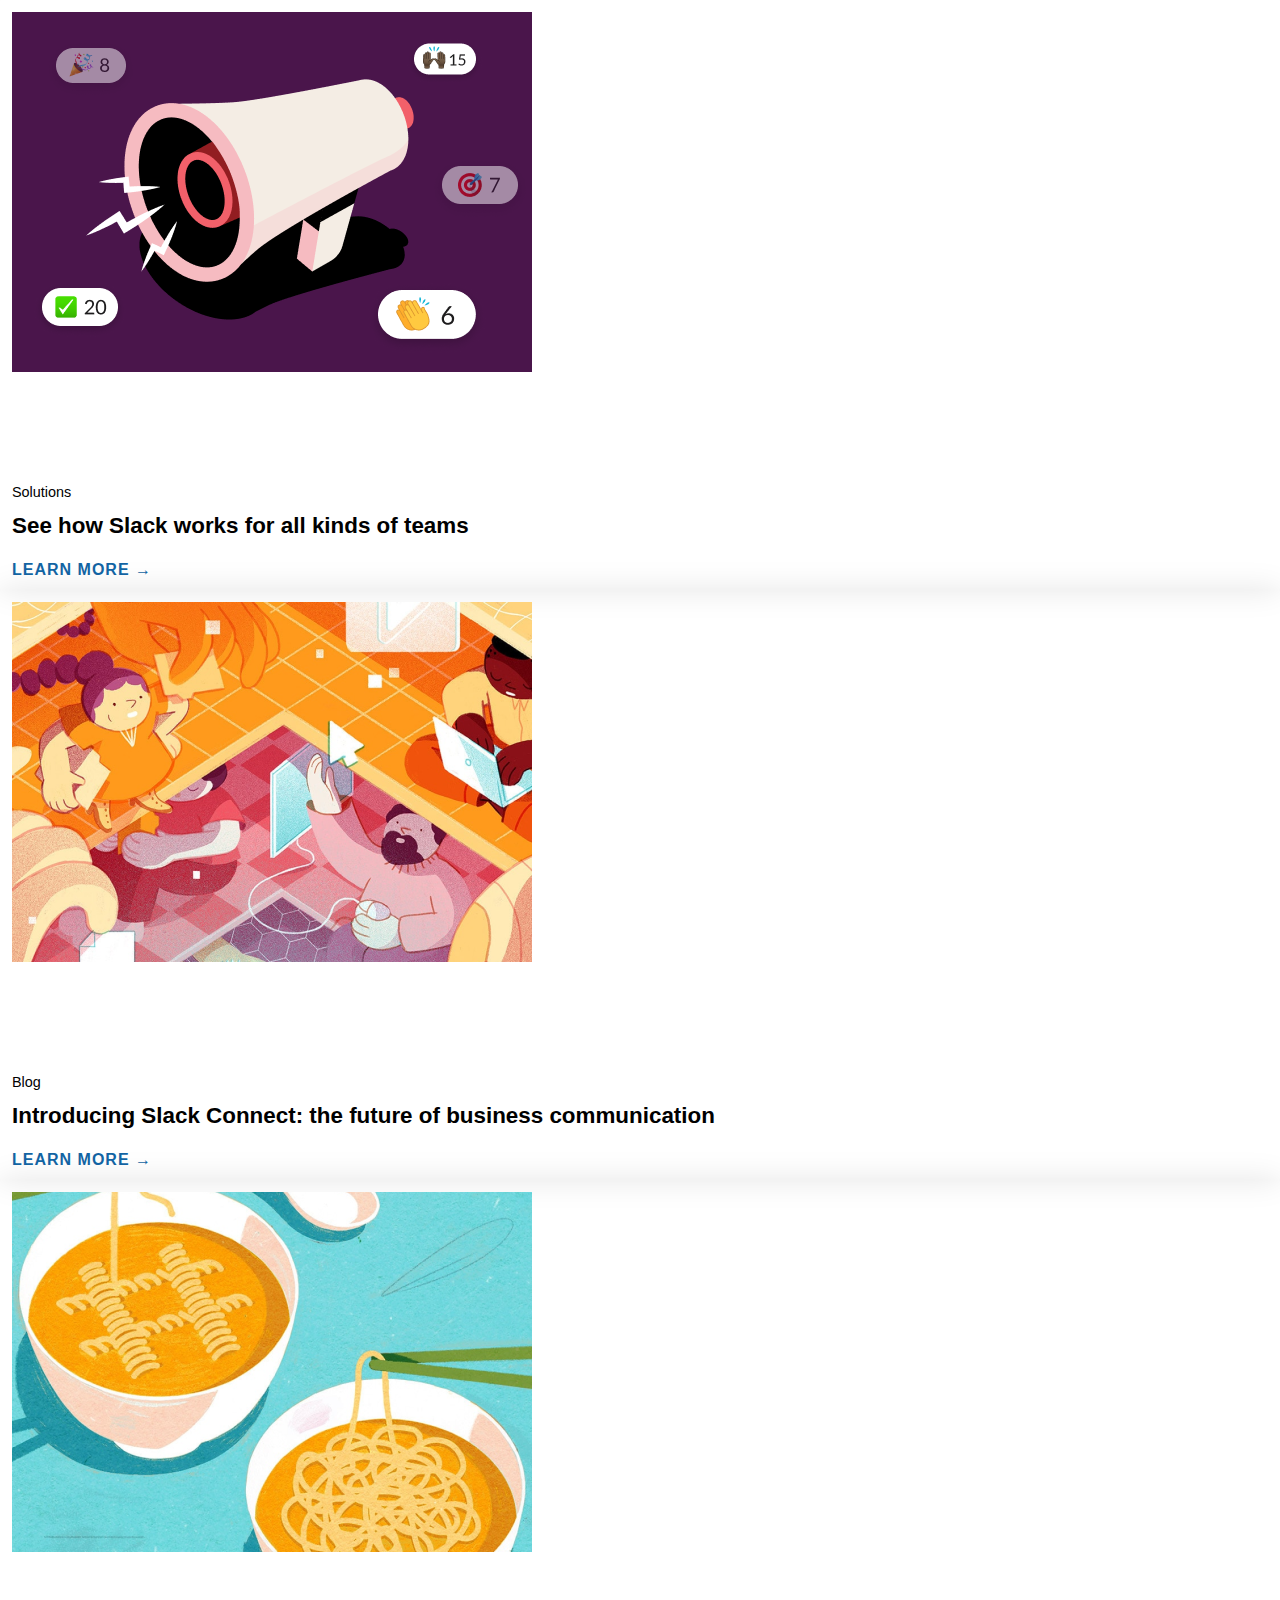
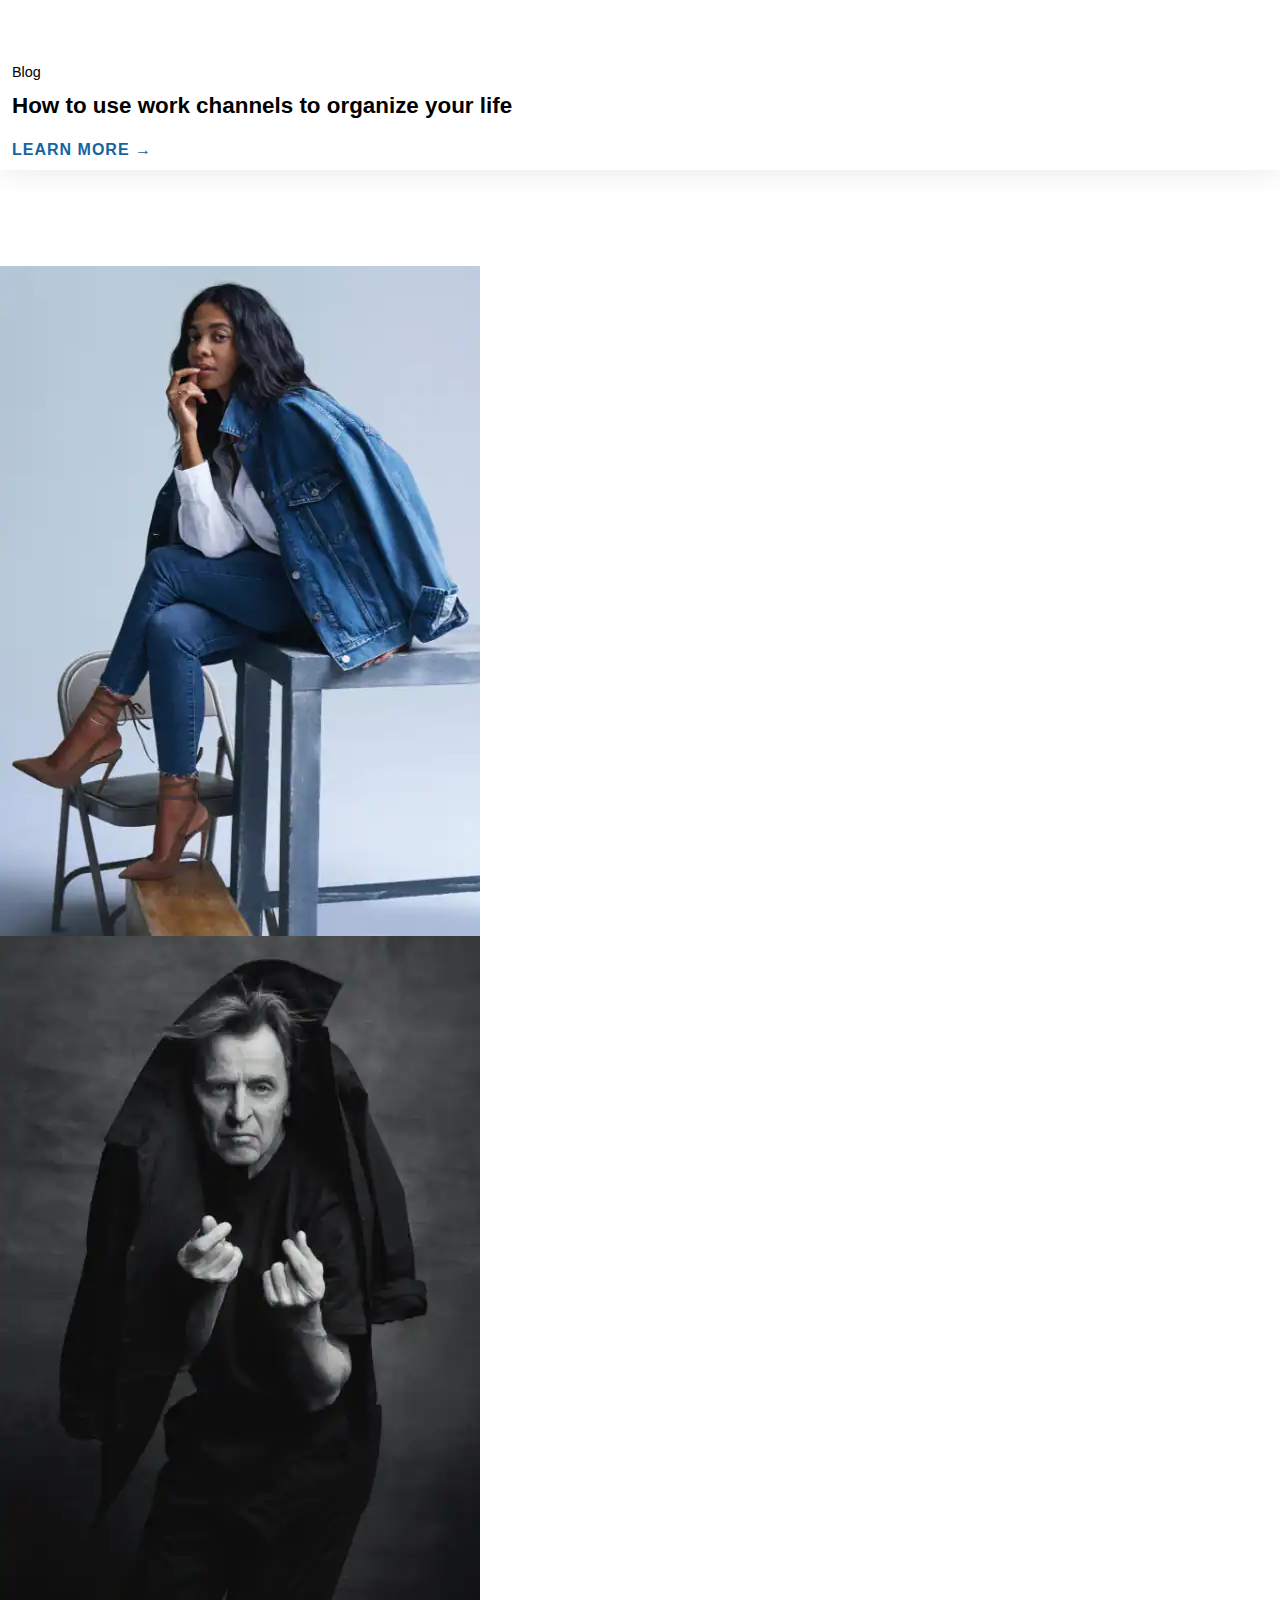
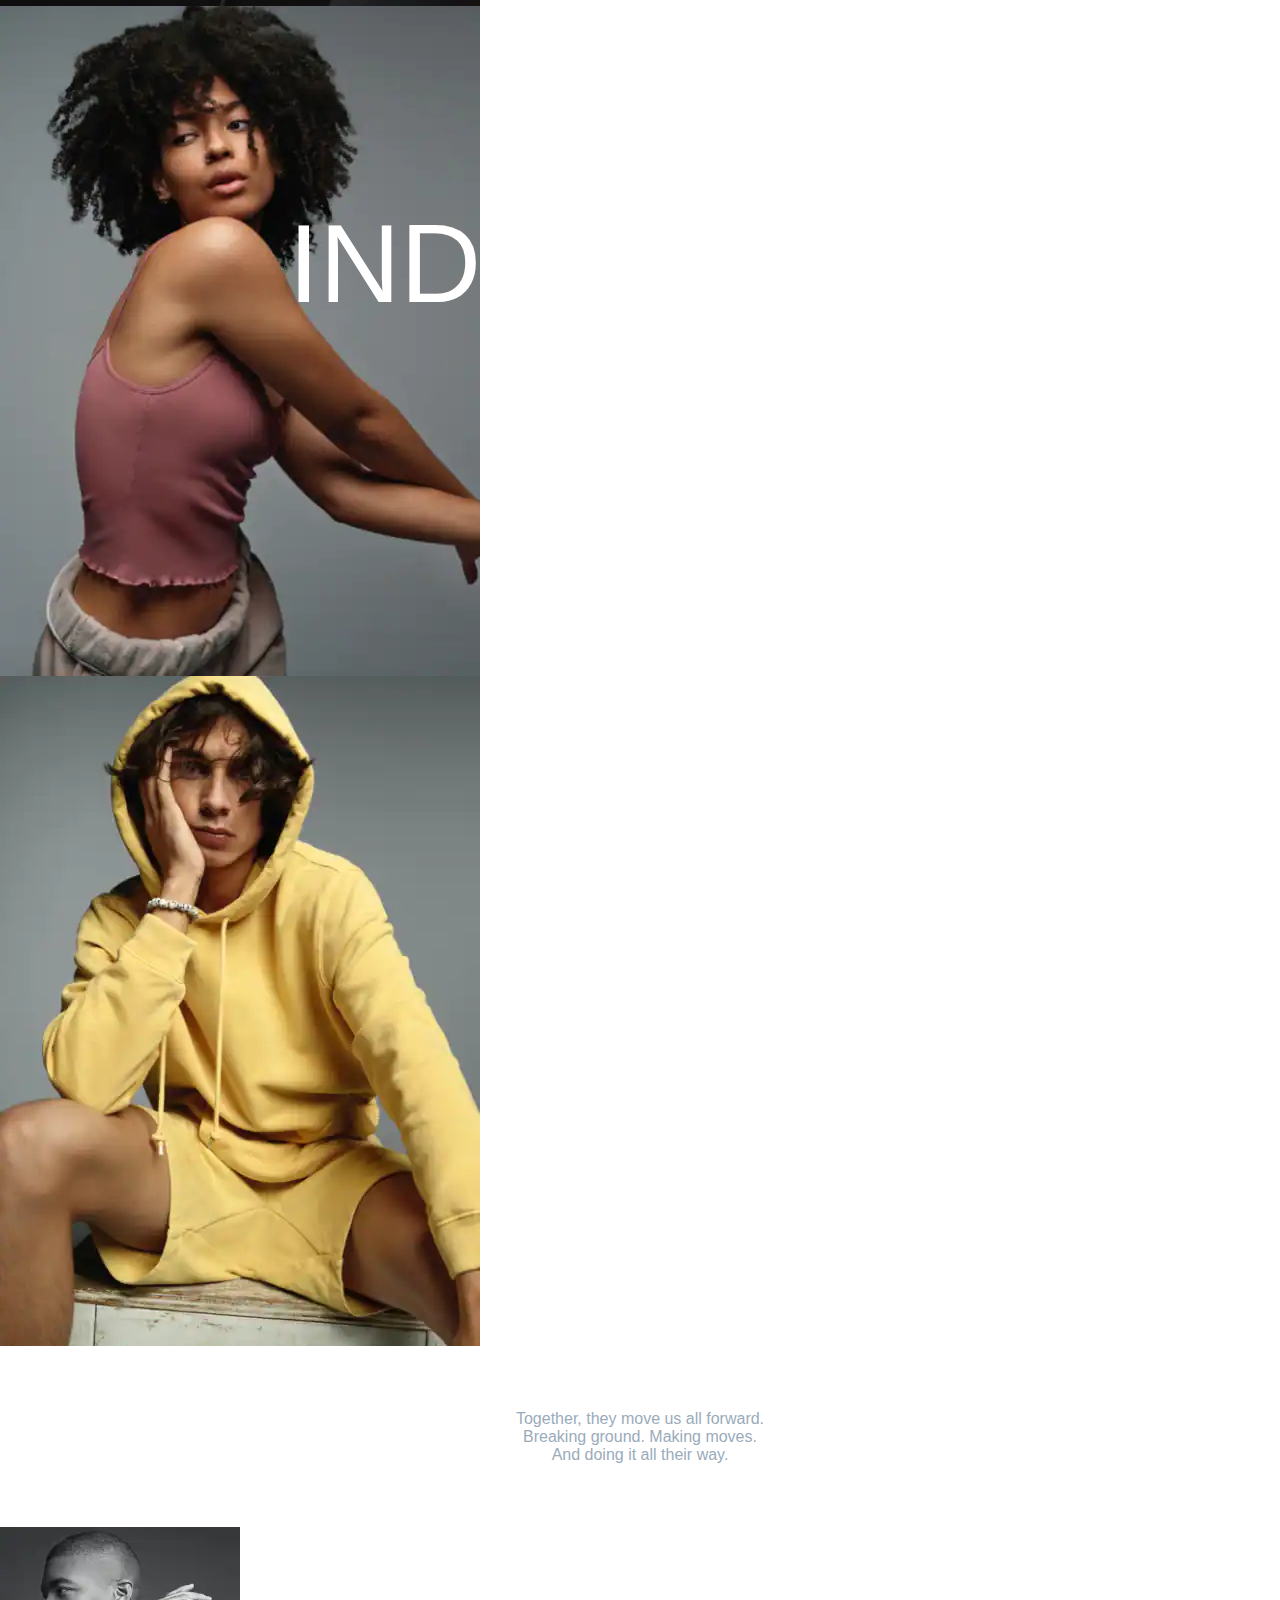
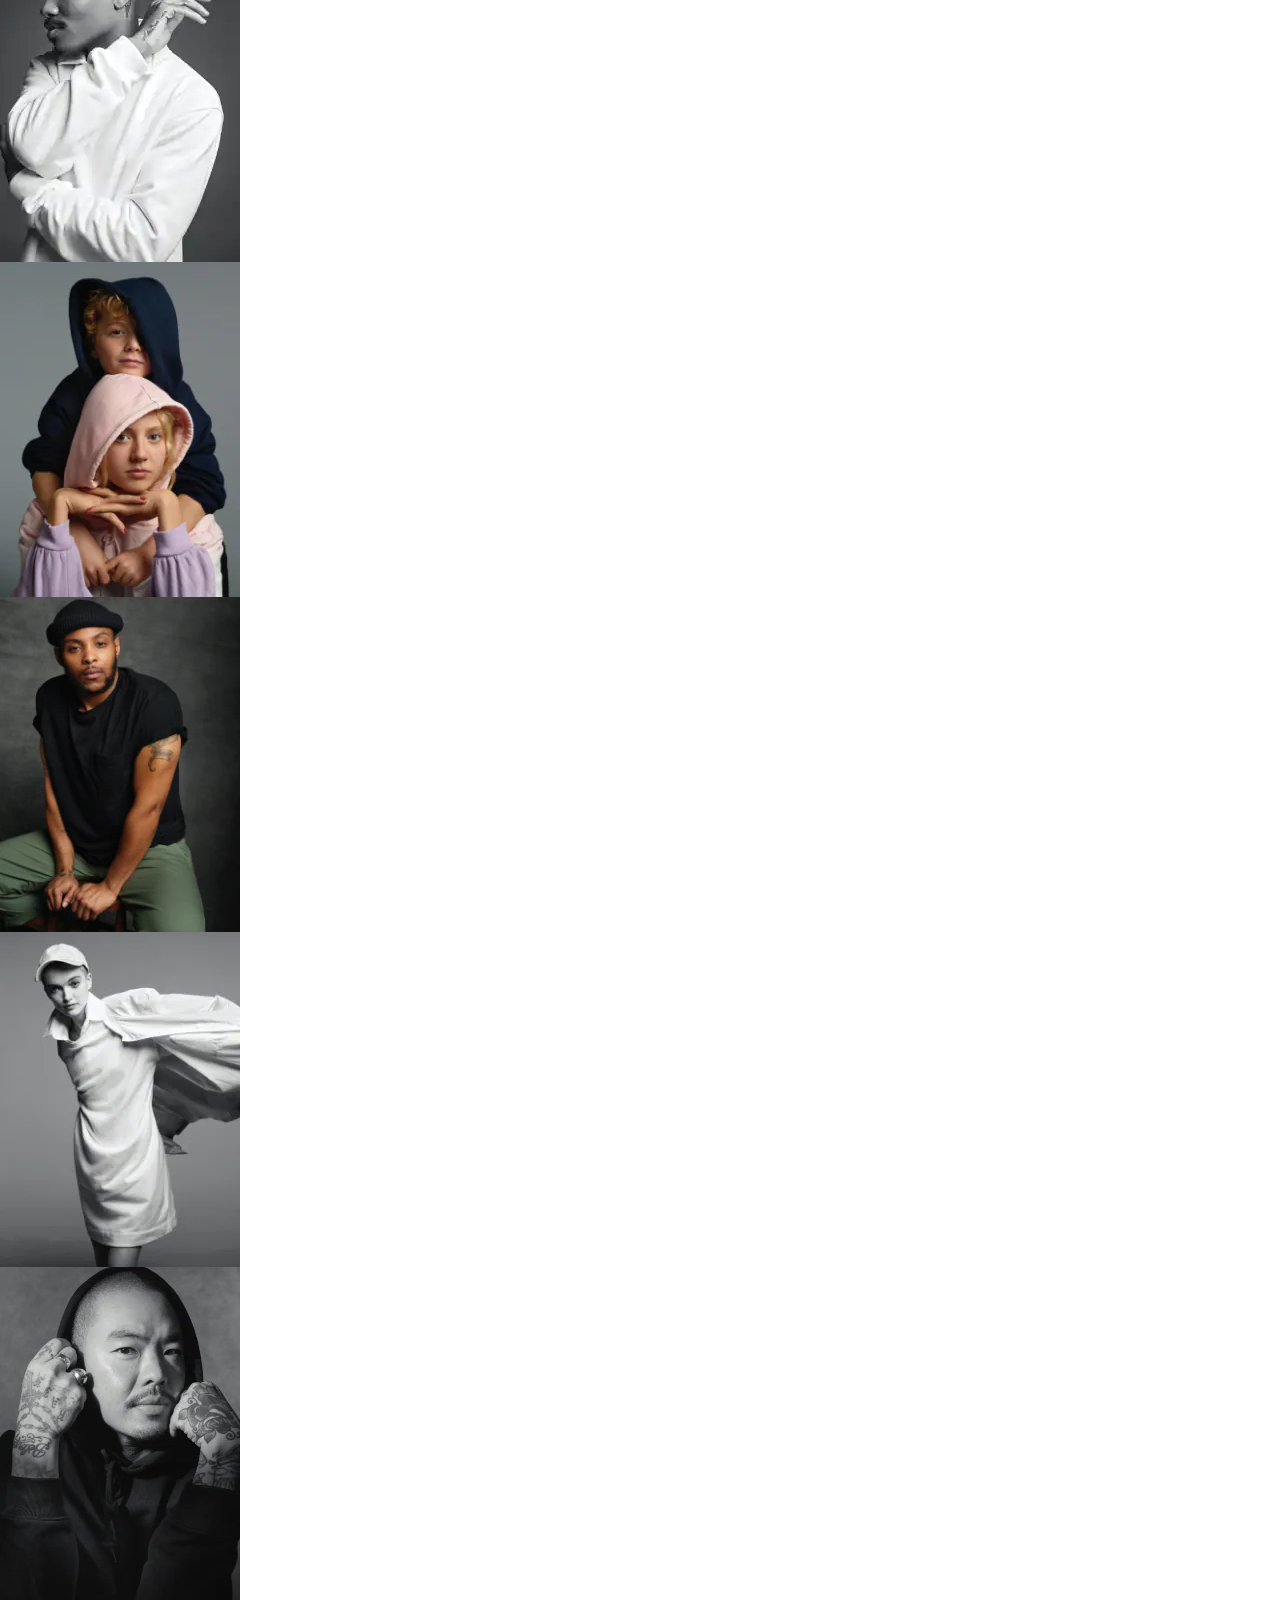
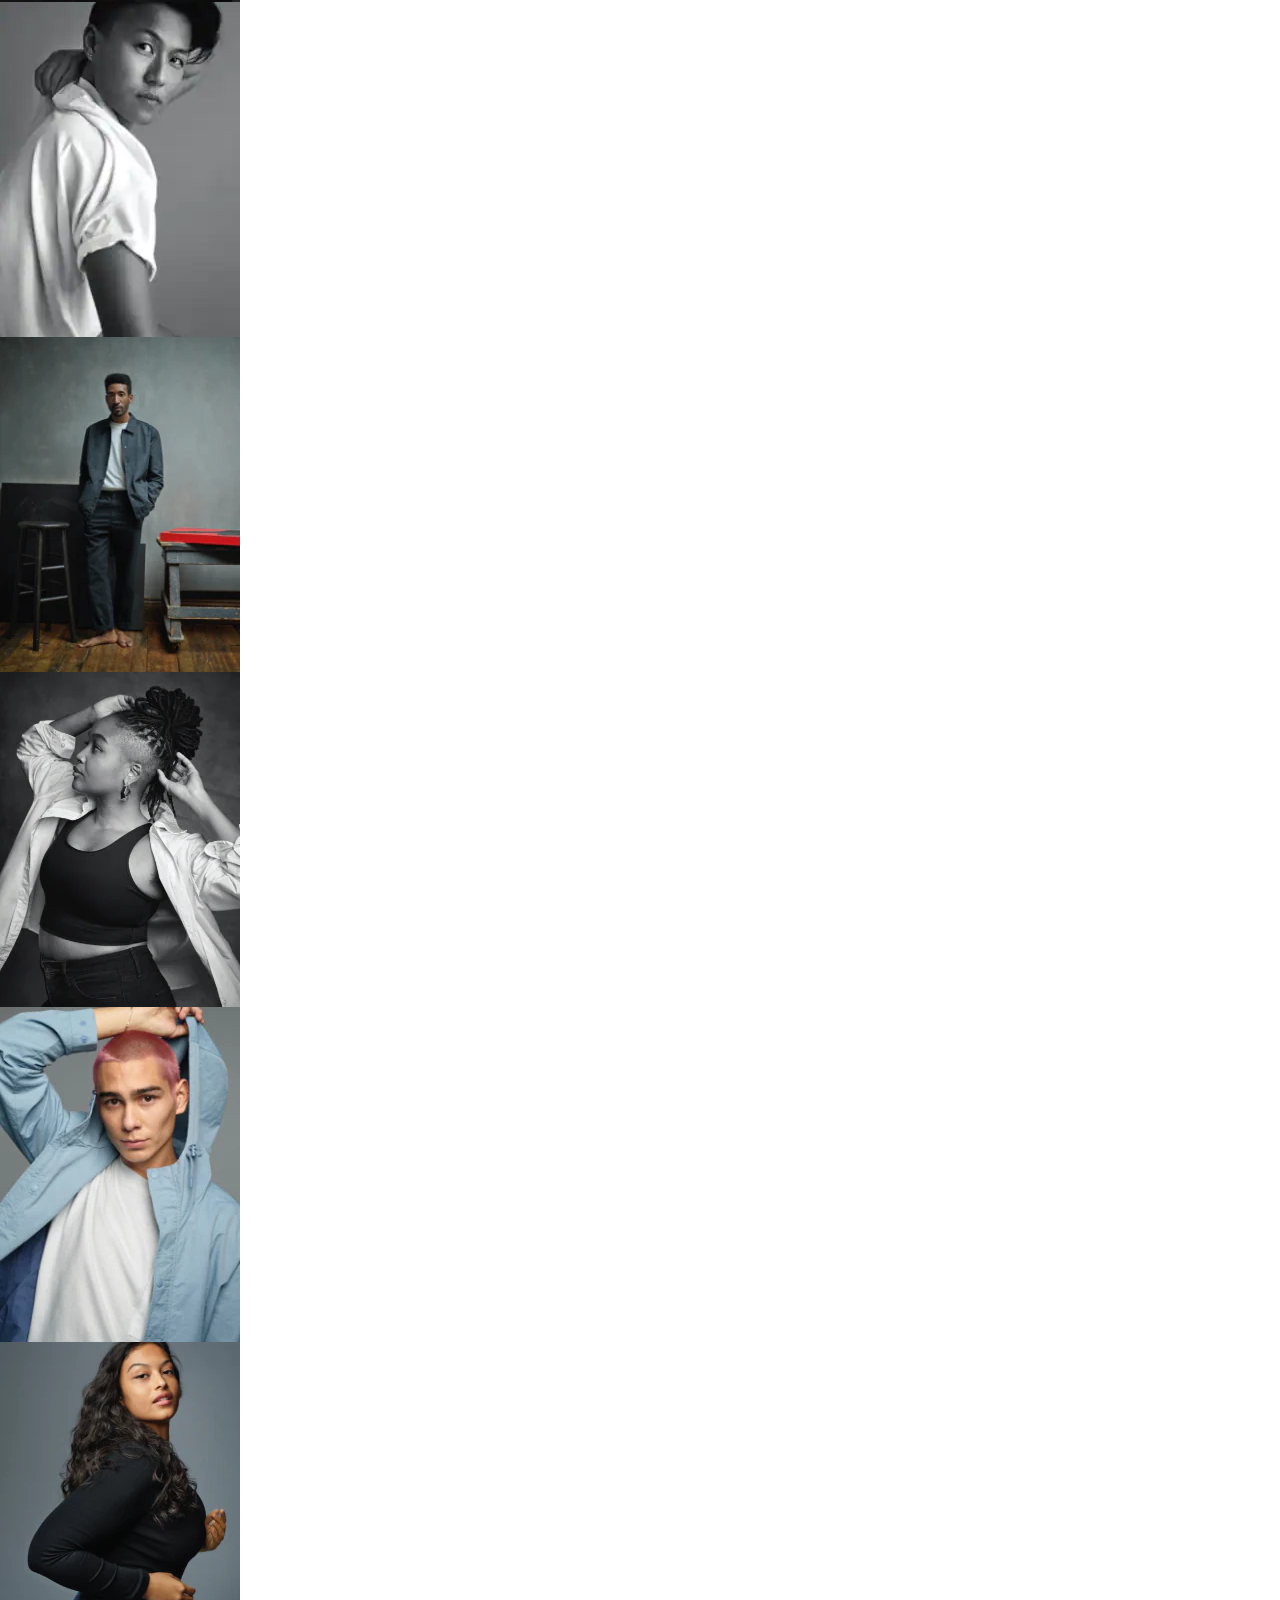
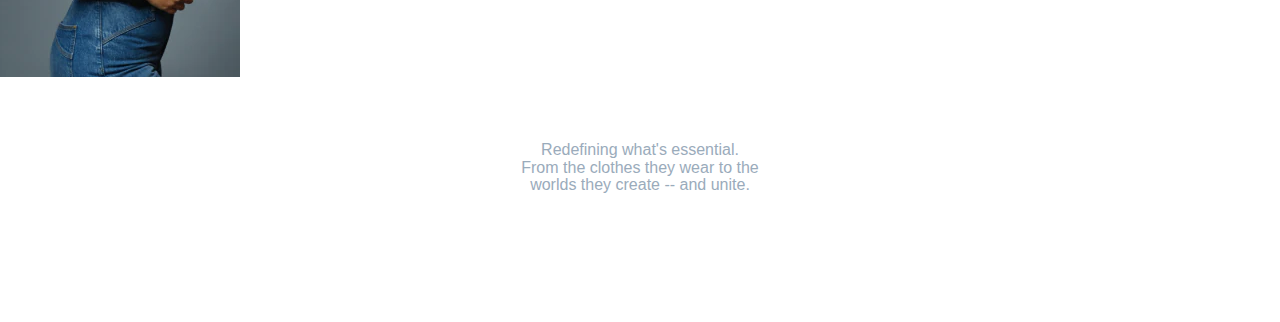
<file: index.html>
<!DOCTYPE html>
<html>
<head>
    <link rel="stylesheet" href="styles.css">
    <meta name="viewport" content="width=device-width, initial-scale=1">
</head>

<body>

    <!-- Card demo -->
<section>

        <div class="card">
            <img class="card-img" src="assets/slack1.png">
            <p class="micro-title">Solutions</p>
            <h3 class="card-h3">See how Slack works for all kinds of teams</h3>
            <a class="card-cta" href="https://google.com">
                Learn more &#8594;
            </a>
        </div>

        <div class="card">
            <img class="card-img" src="assets/slack2.png">
            <p class="micro-title">Blog</p>
            <h3 class="card-h3">Introducing Slack Connect: the future of business communication</h3>
            <a class="card-cta" href="https://google.com">
                Learn more &#8594;
            </a>
        </div>

        <div class="card">
            <img class="card-img" src="assets/slack3.png">
            <p class="micro-title">Blog</p>
            <h3 class="card-h3">How to use work channels to organize your life</h3>
            <a class="card-cta" href="https://google.com">
                Learn more &#8594;
            </a>
        </div>

</section>

<br><br><br><br>

<!-- Collage demo -->
<section>
    <div class="individuals-gallery">
        <div class="gallery-text-on-top">
            <span>Individuals</span>
        </div>
        
        <div class="gallery-top-row">
            <div>
                <img src="assets/gap1.webp">
            </div>
            <div>
                <img src="assets/gap2.webp">
            </div>
            <div>
                <img src="assets/gap3.webp">
            </div>
            <div>
                <img src="assets/gap4.webp">
            </div>
        </div>

        <div class="gallery-bottom-rows">
            <div class="grid-span-2sm-3lg gallery-text">
                <p>Together, they move us all forward.<br>Breaking ground. Making moves.<br>And doing it all their way.</p>
            </div>
            <div>
                <img src="assets/gap5.webp">
            </div>
            <div>
                <img src="assets/gap6.webp">
            </div>
            <div>
                <img src="assets/gap7.webp">
            </div>
            <div>
                <img src="assets/gap8.webp">
            </div>
            <div>
                <img src="assets/gap9.webp">
            </div>

            <!-- row3desktop -->
            <div>
                <img src="assets/gap10.webp">
            </div>
            <div>
                <img src="assets/gap11.webp">
            </div>
            <div>
                <img src="assets/gap12.webp">
            </div>
            <div>
                <img src="assets/gap13.webp">
            </div>
            <div>
                <img src="assets/gap14.webp">
            </div>
            <div class="grid-span-3 gallery-text">
                <p>Redefining what's essential.<br>From the clothes they wear to the<br>worlds they create -- and unite.</p>
            </div>
        </div>
    </div>

</section>

<br><br>

</body>
</html>

<!-- Icon made by https://www.freepik.com from https://www.flaticon.com/ -->
<!-- Photos and gallery inspo from Gap https://www.gap.com/browse/info.do?cid=1174646&ak_t=59B36CEED71ECF6EB52E2A67F5DD2C09172BA404A2520000ABABAD60F9B6A30B#ind_king -->
</file>
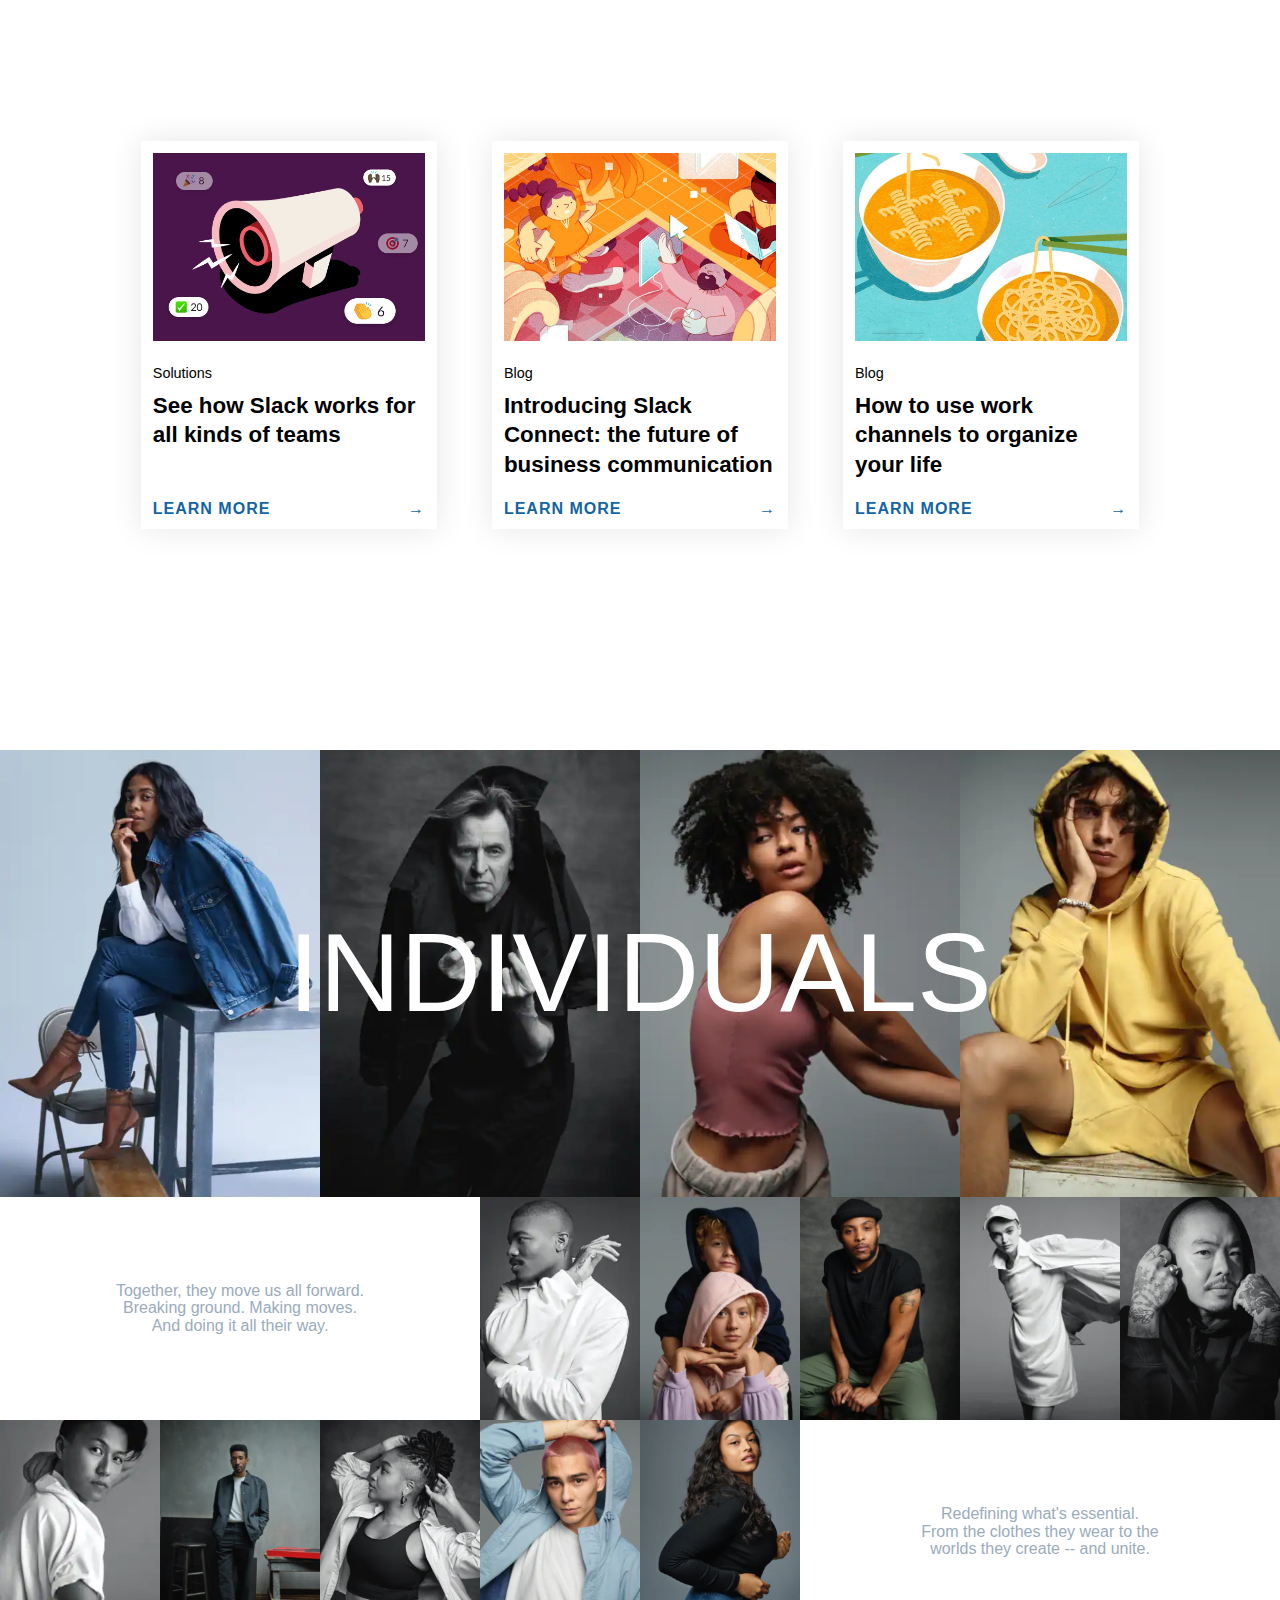
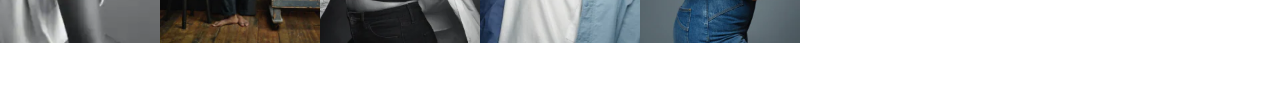
<file: done/index.html>
<!DOCTYPE html>
<html>
<head>
    <link rel="stylesheet" href="styles.css">
    <meta name="viewport" content="width=device-width, initial-scale=1">
</head>

<body>

    <!-- Card demo -->
<section>
    <div class="card-grid">
        <div class="card">
            <img class="card-img" src="assets/slack1.png">
            <p class="micro-title">Solutions</p>
            <h3 class="card-h3">See how Slack works for all kinds of teams</h3>
            <a class="card-cta" href="https://google.com">
                <span>Learn more</span>
                <span>&#8594;</span>
            </a>
        </div>

        <div class="card">
            <img class="card-img" src="assets/slack2.png">
            <p class="micro-title">Blog</p>
            <h3 class="card-h3">Introducing Slack Connect: the future of business communication</h3>
            <a class="card-cta" href="https://google.com">
                <span>Learn more</span>
                <span>&#8594;</span>
            </a>
        </div>

        <div class="card">
            <img class="card-img" src="assets/slack3.png">
            <p class="micro-title">Blog</p>
            <h3 class="card-h3">How to use work channels to organize your life</h3>
            <a class="card-cta" href="https://google.com">
                <span>Learn more</span>
                <span>&#8594;</span>
            </a>
        </div>
    </div>
</section>

<br><br><br>

<!-- Collage demo -->
<section>
    <div class="individuals-gallery">
        <div class="gallery-text-on-top"><span>Individuals</span></div>
        <div class="gallery-top-row">
            <div style="background-color:pink;">
                <img src="assets/gap1.webp">
            </div>
            <div>
                <img src="assets/gap2.webp">
            </div>
            <div style="background-color:lightblue;">
                <img src="assets/gap3.webp">
            </div>
            <div>
                <img src="assets/gap4.webp">
            </div>
        </div>

        <div class="gallery-bottom-rows">
            <div class="grid-span-2sm-3lg gallery-text">
                <p>Together, they move us all forward.<br>Breaking ground. Making moves.<br>And doing it all their way.</p>
            </div>
            <div>
                <img src="assets/gap5.webp">
            </div>
            <div>
                <img src="assets/gap6.webp">
            </div>
            <div>
                <img src="assets/gap7.webp">
            </div>
            <div>
                <img src="assets/gap8.webp">
            </div>
            <div>
                <img src="assets/gap9.webp">
            </div>

            <!-- row3desktop -->
            <div>
                <img src="assets/gap10.webp">
            </div>
            <div>
                <img src="assets/gap11.webp">
            </div>
            <div>
                <img src="assets/gap12.webp">
            </div>
            <div>
                <img src="assets/gap13.webp">
            </div>
            <div>
                <img src="assets/gap14.webp">
            </div>
            <div class="grid-span-3 gallery-text">
                <p>Redefining what's essential.<br>From the clothes they wear to the<br>worlds they create -- and unite.</p>
            </div>
        </div>
    </div>

</section>

<br><br>

</body>
</html>

<!-- Icon made by https://www.freepik.com from https://www.flaticon.com/ -->
<!-- Photos and gallery inspo from Gap https://www.gap.com/browse/info.do?cid=1174646&ak_t=59B36CEED71ECF6EB52E2A67F5DD2C09172BA404A2520000ABABAD60F9B6A30B#ind_king -->
</file>
<file: styles.css>
/* css challenge 1 - the gap ad
mary cummins @sailormary13
sailormary13.github.io
*/

body {
    font-family: helvetica, arial, sans-serif;
}

img {
    display: block;
    max-width: 100%;
}

/* collage styles */
.individuals-gallery {
    margin: 2em auto;
    max-width: 640px;
    position:relative;
}

.gallery-top-row {

}

.gallery-bottom-rows {

}

.grid-span-2sm-3lg {

}

.grid-span-3 {

}

.gallery-text {
    color: #9aabbb;
    text-align: center;
    padding: 5%;
    line-height: 1.1;
}

.gallery-text-on-top {
    color: #fff;
    font-size: 3em;
    text-transform: uppercase;
    position: absolute;
    top: 28%;
    left: 50%;
    transform: translate(-50%, -50%);
}

/* gallery media queries */
@media only screen and (min-width: 430px) {
    .gallery-text-on-top {
        font-size: 4em;
    }
}

@media only screen and (min-width: 570px) {
    .gallery-text-on-top {
        font-size: 5em;
    }
}

@media only screen and (min-width: 768px) {
    .individuals-gallery {
        max-width: 1920px;
    }

    .gallery-top-row {

    }

    .gallery-bottom-rows {

    }

    .grid-span-2sm-3lg {

    }

    .gallery-text-on-top {
        font-size: 7em;
        top: 25%;
    }
}


/* card styles */
.card-grid {
    padding: 5%;
    margin: 6%;
}

.card {
    border-radius: 1px;
    padding: 12px;
    box-shadow: 0 0 2rem rgb(0 0 0 / 10%);
}

.micro-title {
    margin-top: 9%;
    font-size: .9em;
}

.card-h3 {
    font-size: 1.4em;
    font-weight: bold;
    margin: .5em 0 1em 0;
    line-height: 1.3;
    word-break: break-word;
}

a {
    text-decoration: none;
}

.card-cta {
    color: #1264a3;
    letter-spacing: 1px;
    text-transform: uppercase;
    font-weight: bold;
}

.card-cta:hover{
    color: #222;
}

@media only screen and (max-width: 768px) {
    .card-grid {
        grid-template-columns: 1fr;
        grid-gap: 2%;
    }
}

/* http://meyerweb.com/eric/tools/css/reset/
   v2.0 | 20110126
   License: none (public domain)
*/

html, body, div, span, applet, object, iframe,
h1, h2, h3, h4, h5, h6, p, blockquote, pre,
a, abbr, acronym, address, big, cite, code,
del, dfn, em, img, ins, kbd, q, s, samp,
small, strike, strong, sub, sup, tt, var,
b, u, i, center,
dl, dt, dd, ol, ul, li,
fieldset, form, label, legend,
table, caption, tbody, tfoot, thead, tr, th, td,
article, aside, canvas, details, embed,
figure, figcaption, footer, header, hgroup,
menu, nav, output, ruby, section, summary,
time, mark, audio, video {
	margin: 0;
	padding: 0;
	border: 0;
	font-size: 100%;
	vertical-align: baseline;
}
/* HTML5 display-role reset for older browsers */
article, aside, details, figcaption, figure,
footer, header, hgroup, menu, nav, section {
	display: block;
}
body {
	line-height: 1;
}
ol, ul {
	list-style: none;
}
blockquote, q {
	quotes: none;
}
blockquote:before, blockquote:after,
q:before, q:after {
	content: '';
	content: none;
}
table {
	border-collapse: collapse;
	border-spacing: 0;
}
</file>
<file: done/styles.css>
/* css challenge 1 - the gap ad
mary cummins @sailormary13
sailormary13.github.io
*/

body {
    font-family: helvetica, arial, sans-serif;
}

img {
    display: block;
    max-width: 100%;
}

/* gallery feature */
.individuals-gallery {
    margin: 2em auto;
    max-width: 640px;
    position:relative;
}

.gallery-top-row {
    display: grid;
    grid-template-columns: 1fr 1fr;
}

.gallery-bottom-rows {
    display: grid;
    grid-template-columns: 1fr 1fr 1fr;
}

.grid-span-2sm-3lg {
    grid-column: span 2;
}

.grid-span-3 {
    grid-column: span 3;
}

.gallery-text {
    color: #9aabbb;
    text-align: center;
    display: flex;
    justify-content: center;
    align-items: center;
    padding: 5%;
    line-height: 1.1;
}

.gallery-text-on-top {
    color: #fff;
    font-size: 3em;
    text-transform: uppercase;
    position: absolute;
    top: 28%;
    left: 50%;
    transform: translate(-50%, -50%);
}

/* gallery media queries */
@media only screen and (min-width: 430px) {
    .gallery-text-on-top {
        font-size: 4em;
    }
}

@media only screen and (min-width: 570px) {
    .gallery-text-on-top {
        font-size: 5em;
    }
}

@media only screen and (min-width: 768px) {
    .individuals-gallery {
        max-width: 1920px;
    }

    .gallery-top-row {
        grid-template-columns: 1fr 1fr 1fr 1fr;
    }

    .gallery-bottom-rows {
        grid-template-columns: 1fr 1fr 1fr 1fr 1fr 1fr 1fr 1fr;
    }

    .grid-span-2sm-3lg {
        grid-column: span 3;
    }

    .gallery-text-on-top {
        font-size: 7em;
        top: 25%;
    }
}


/* card styles */

.card-grid {
    padding: 5%;
    display: grid;
    grid-template-columns: 1fr 1fr 1fr;
    grid-gap: 5.5%;
    margin: 6%;
}

.card {
    border-radius: 1px;
    display: flex;
    flex-direction: column;
    padding: 12px;
    box-shadow: 0 0 2rem rgb(0 0 0 / 10%);
}

.micro-title {
    margin-top: 9%;
    font-size: .9em;
}

.card-h3 {
    font-size: 1.4em;
    font-weight: bold;
    margin: .5em 0 1em 0;
    line-height: 1.3;
    word-break: break-word;
}

a {
    text-decoration: none;
}

.card-cta {
    display: flex;
    justify-content: space-between;
    margin-top: auto;
    color: #1264a3;
    letter-spacing: 1px;
    text-transform: uppercase;
    font-weight: bold;
}

.card-cta:hover{
    color: #222;
}

@media only screen and (max-width: 768px) {
    .card-grid {
        grid-template-columns: 1fr;
        grid-gap: 2%;
    }
}

/* http://meyerweb.com/eric/tools/css/reset/
   v2.0 | 20110126
   License: none (public domain)
*/

html, body, div, span, applet, object, iframe,
h1, h2, h3, h4, h5, h6, p, blockquote, pre,
a, abbr, acronym, address, big, cite, code,
del, dfn, em, img, ins, kbd, q, s, samp,
small, strike, strong, sub, sup, tt, var,
b, u, i, center,
dl, dt, dd, ol, ul, li,
fieldset, form, label, legend,
table, caption, tbody, tfoot, thead, tr, th, td,
article, aside, canvas, details, embed,
figure, figcaption, footer, header, hgroup,
menu, nav, output, ruby, section, summary,
time, mark, audio, video {
	margin: 0;
	padding: 0;
	border: 0;
	font-size: 100%;
	vertical-align: baseline;
}
/* HTML5 display-role reset for older browsers */
article, aside, details, figcaption, figure,
footer, header, hgroup, menu, nav, section {
	display: block;
}
body {
	line-height: 1;
}
ol, ul {
	list-style: none;
}
blockquote, q {
	quotes: none;
}
blockquote:before, blockquote:after,
q:before, q:after {
	content: '';
	content: none;
}
table {
	border-collapse: collapse;
	border-spacing: 0;
}
</file>
